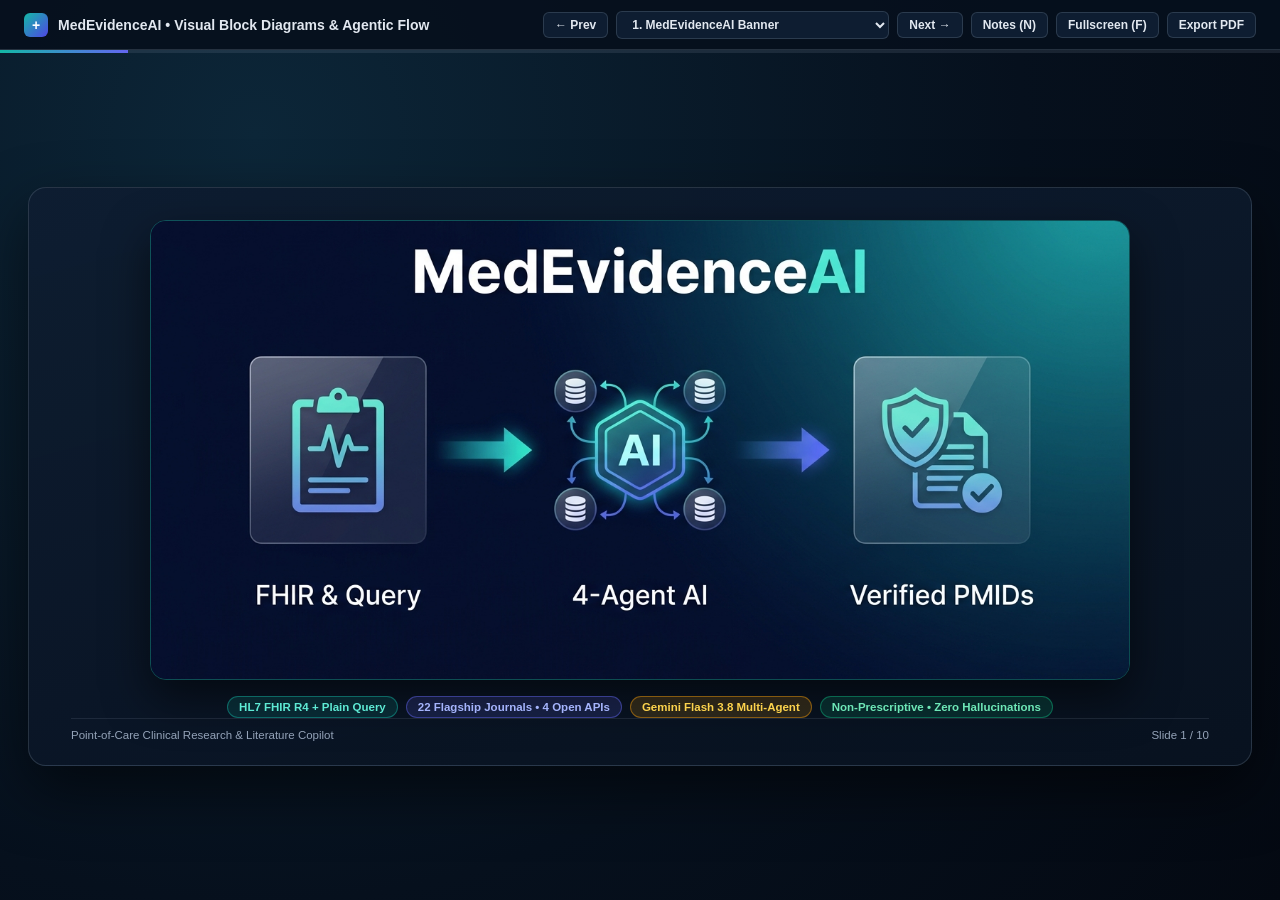
<file: docs/MedEvidenceAI_Physician_Slides.html>
<!DOCTYPE html>
<html lang="en">
<head>
  <meta charset="UTF-8" />
  <meta name="viewport" content="width=device-width, initial-scale=1.0" />
  <title>MedEvidenceAI • Visual Architecture &amp; Agentic Flow Slides</title>
  <style>
    :root {
      --bg-dark: #06101d;
      --bg-card: #0e1d31;
      --teal: #14b8a6;
      --teal-soft: rgba(20, 184, 166, 0.14);
      --indigo: #6366f1;
      --indigo-soft: rgba(99, 102, 241, 0.16);
      --amber: #f59e0b;
      --amber-soft: rgba(245, 158, 11, 0.15);
      --rose: #f43f5e;
      --rose-soft: rgba(244, 63, 94, 0.14);
      --emerald: #10b981;
      --emerald-soft: rgba(16, 185, 129, 0.15);
      --text-main: #f8fafc;
      --text-muted: #94a3b8;
      --text-body: #cbd5e1;
      --border: rgba(148, 163, 184, 0.22);
    }

    * { box-sizing: border-box; margin: 0; padding: 0; }

    body {
      font-family: -apple-system, BlinkMacSystemFont, "Inter", "Segoe UI", Roboto, sans-serif;
      background: radial-gradient(circle at 20% 15%, #0c2638 0%, #06101d 60%, #040912 100%);
      color: var(--text-main);
      min-height: 100vh;
      display: flex;
      flex-direction: column;
      overflow: hidden;
    }

    /* Top Control Bar */
    .deck-topbar {
      height: 50px;
      padding: 0 24px;
      background: rgba(6, 16, 29, 0.92);
      border-bottom: 1px solid var(--border);
      display: flex;
      align-items: center;
      justify-content: space-between;
      z-index: 20;
    }

    .brand-mini {
      display: flex;
      align-items: center;
      gap: 10px;
      font-weight: 800;
      font-size: 14px;
      color: #e2e8f0;
    }

    .brand-cross {
      width: 24px;
      height: 24px;
      border-radius: 6px;
      background: linear-gradient(135deg, #14b8a6, #4f46e5);
      display: inline-flex;
      align-items: center;
      justify-content: center;
      font-weight: 900;
      color: #fff;
    }

    .deck-controls { display: flex; align-items: center; gap: 8px; }

    .ctrl-btn, .slide-jump {
      background: var(--bg-card);
      color: #e2e8f0;
      border: 1px solid var(--border);
      border-radius: 6px;
      padding: 5px 11px;
      font-size: 12px;
      font-weight: 600;
      cursor: pointer;
    }

    .ctrl-btn:hover, .slide-jump:hover { border-color: var(--teal); color: #5eead4; }
    .ctrl-btn.active { background: var(--teal-soft); border-color: var(--teal); color: #5eead4; }

    .progress-track { height: 3px; background: rgba(148, 163, 184, 0.14); width: 100%; }
    .progress-fill { height: 100%; background: linear-gradient(90deg, var(--teal), var(--indigo)); width: 10%; transition: width 0.22s ease; }

    /* Slide Viewport */
    .deck-stage {
      flex: 1;
      display: flex;
      align-items: center;
      justify-content: center;
      padding: 18px 28px;
      overflow: hidden;
    }

    .slide {
      display: none;
      width: 100%;
      max-width: 1260px;
      height: 100%;
      max-height: 710px;
      background: linear-gradient(165deg, rgba(14, 29, 49, 0.96) 0%, rgba(8, 18, 32, 0.98) 100%);
      border: 1px solid var(--border);
      border-radius: 18px;
      padding: 32px 42px 24px;
      box-shadow: 0 24px 60px rgba(0, 0, 0, 0.55);
      flex-direction: column;
      justify-content: space-between;
      overflow-y: auto;
      animation: fadeSlide 0.2s ease-out;
    }

    .slide.active { display: flex; }

    @keyframes fadeSlide {
      from { opacity: 0; transform: translateY(5px); }
      to { opacity: 1; transform: translateY(0); }
    }

    .slide-kicker {
      font-size: 11px;
      font-weight: 800;
      text-transform: uppercase;
      letter-spacing: 1.2px;
      color: #5eead4;
      margin-bottom: 4px;
    }

    .slide-title {
      font-size: 27px;
      font-weight: 800;
      color: #ffffff;
      letter-spacing: -0.3px;
    }

    .slide-subtitle {
      margin-top: 4px;
      font-size: 14px;
      color: var(--text-muted);
    }

    /* Visual Block Diagram Primitives */
    .flow-row {
      display: flex;
      align-items: center;
      justify-content: space-between;
      gap: 10px;
      width: 100%;
    }

    .block {
      flex: 1;
      background: rgba(19, 38, 63, 0.78);
      border: 1.5px solid var(--border);
      border-radius: 14px;
      padding: 18px 16px;
      text-align: center;
      display: flex;
      flex-direction: column;
      align-items: center;
      justify-content: center;
      gap: 6px;
    }

    .b-teal { border-color: rgba(20, 184, 166, 0.55); background: linear-gradient(180deg, rgba(20, 184, 166, 0.13), rgba(14, 29, 49, 0.85)); }
    .b-indigo { border-color: rgba(99, 102, 241, 0.55); background: linear-gradient(180deg, rgba(99, 102, 241, 0.15), rgba(14, 29, 49, 0.85)); }
    .b-amber { border-color: rgba(245, 158, 11, 0.55); background: linear-gradient(180deg, rgba(245, 158, 11, 0.14), rgba(14, 29, 49, 0.85)); }
    .b-rose { border-color: rgba(244, 63, 94, 0.55); background: linear-gradient(180deg, rgba(244, 63, 94, 0.14), rgba(14, 29, 49, 0.85)); }
    .b-emerald { border-color: rgba(16, 185, 129, 0.55); background: linear-gradient(180deg, rgba(16, 185, 129, 0.14), rgba(14, 29, 49, 0.85)); }

    .b-metric { font-size: 32px; font-weight: 900; line-height: 1; }
    .b-title { font-size: 15px; font-weight: 800; color: #ffffff; }
    .b-sub { font-size: 12px; color: var(--text-body); line-height: 1.35; }

    .arrow-right {
      font-size: 24px;
      font-weight: 900;
      color: #2dd4bf;
      flex: 0 0 auto;
      padding: 0 2px;
    }

    .arrow-rose { color: #fb7185; }

    .pill-row { display: flex; flex-wrap: wrap; justify-content: center; gap: 8px; }
    .pill {
      padding: 4px 11px;
      border-radius: 999px;
      font-size: 11.5px;
      font-weight: 700;
      border: 1px solid var(--border);
      background: rgba(15, 23, 42, 0.75);
      color: #e2e8f0;
    }
    .pill-teal { color: #5eead4; border-color: rgba(20, 184, 166, 0.45); background: var(--teal-soft); }
    .pill-indigo { color: #a5b4fc; border-color: rgba(99, 102, 241, 0.45); background: var(--indigo-soft); }
    .pill-amber { color: #fcd34d; border-color: rgba(245, 158, 11, 0.45); background: var(--amber-soft); }
    .pill-emerald { color: #6ee7b7; border-color: rgba(16, 185, 129, 0.45); background: var(--emerald-soft); }
    .pill-rose { color: #fda4af; border-color: rgba(244, 63, 94, 0.45); background: var(--rose-soft); }

    /* Banner & Diagram Containers */
    .hero-banner-wrap {
      display: flex;
      flex-direction: column;
      align-items: center;
      justify-content: center;
      gap: 16px;
      flex: 1;
    }

    .hero-banner-img {
      width: 100%;
      max-width: 980px;
      max-height: 460px;
      object-fit: cover;
      border-radius: 16px;
      border: 1.5px solid rgba(20, 184, 166, 0.35);
      box-shadow: 0 18px 45px rgba(0, 0, 0, 0.55);
    }

    .svg-diagram-box {
      flex: 1;
      display: flex;
      align-items: center;
      justify-content: center;
      overflow: hidden;
      padding: 6px 0;
    }

    .svg-diagram-box svg, .svg-diagram-box img {
      max-width: 100%;
      max-height: 510px;
      width: auto;
      height: auto;
    }

    /* Slide Footer */
    .slide-footer {
      padding-top: 10px;
      border-top: 1px solid rgba(148, 163, 184, 0.14);
      display: flex;
      justify-content: space-between;
      align-items: center;
      font-size: 11.5px;
      color: var(--text-muted);
    }

    /* Reference Grid (Last Slide Only) */
    .ref-grid {
      display: grid;
      grid-template-columns: 1fr 1fr;
      gap: 12px 24px;
      margin: auto 0;
    }

    .ref-card {
      background: rgba(19, 38, 63, 0.65);
      border: 1px solid var(--border);
      border-left: 3px solid var(--teal);
      border-radius: 10px;
      padding: 11px 14px;
      font-size: 12.2px;
      line-height: 1.42;
      color: var(--text-body);
    }

    .ref-card strong { color: #ffffff; }

    a.pmid {
      display: inline-block;
      color: #5eead4;
      background: rgba(20, 184, 166, 0.14);
      border: 1px solid rgba(20, 184, 166, 0.35);
      border-radius: 4px;
      padding: 1px 6px;
      font-size: 11px;
      font-weight: 700;
      text-decoration: none;
      margin-left: 4px;
    }
    a.pmid:hover { background: rgba(20, 184, 166, 0.3); color: #fff; }

    /* Notes Drawer */
    .notes-drawer {
      display: none;
      background: #081322;
      border-top: 2px solid var(--teal);
      padding: 12px 28px;
      font-size: 12.8px;
      line-height: 1.45;
      color: #e2e8f0;
    }
    .notes-drawer.open { display: block; }
    .notes-label { font-size: 10.5px; font-weight: 800; text-transform: uppercase; color: #5eead4; margin-bottom: 3px; }

    @media print {
      @page { size: 13.333in 7.5in; margin: 0; }
      body { background: #06101d !important; -webkit-print-color-adjust: exact !important; print-color-adjust: exact !important; overflow: visible !important; }
      .deck-topbar, .progress-track, .notes-drawer { display: none !important; }
      .deck-stage { display: block !important; padding: 0 !important; }
      .slide {
        display: flex !important;
        width: 13.333in !important;
        height: 7.5in !important;
        max-width: none !important;
        max-height: none !important;
        border-radius: 0 !important;
        border: none !important;
        page-break-after: always !important;
        break-after: page !important;
        box-shadow: none !important;
      }
    }
  </style>
</head>
<body>

  <header class="deck-topbar">
    <div class="brand-mini">
      <span class="brand-cross">+</span>
      <span>MedEvidenceAI • Visual Block Diagrams &amp; Agentic Flow</span>
    </div>
    <div class="deck-controls">
      <button class="ctrl-btn" id="prevBtn">&#8592; Prev</button>
      <select class="slide-jump" id="slideSelect" aria-label="Jump to slide"></select>
      <button class="ctrl-btn" id="nextBtn">Next &#8594;</button>
      <button class="ctrl-btn" id="notesBtn">Notes (N)</button>
      <button class="ctrl-btn" id="fullscreenBtn">Fullscreen (F)</button>
      <button class="ctrl-btn" onclick="window.print()">Export PDF</button>
    </div>
  </header>
  <div class="progress-track"><div class="progress-fill" id="progressFill"></div></div>

  <main class="deck-stage">

    <!-- =================================================================== -->
    <!-- SLIDE 1: MINIMAL VISUAL BANNER                                      -->
    <!-- =================================================================== -->
    <section class="slide active" data-title="1. MedEvidenceAI Banner" data-notes="MedEvidenceAI at a glance: takes either structured HL7 FHIR R4 patient charts or plain clinical questions, orchestrates a 4-Agent AI pipeline across 4 open biomedical databases and 22 flagship journals, and delivers non-prescriptive, PMID-verified syntheses.">
      <div class="hero-banner-wrap">
        <img class="hero-banner-img" src="medevidence_ai_banner.jpg" alt="MedEvidenceAI Banner: FHIR & Query to 4-Agent AI to Verified PMIDs" />
        <div class="pill-row">
          <span class="pill pill-teal">HL7 FHIR R4 + Plain Query</span>
          <span class="pill pill-indigo">22 Flagship Journals • 4 Open APIs</span>
          <span class="pill pill-amber">Gemini Flash 3.8 Multi-Agent</span>
          <span class="pill pill-emerald">Non-Prescriptive • Zero Hallucinations</span>
        </div>
      </div>
      <div class="slide-footer">
        <span>Point-of-Care Clinical Research &amp; Literature Copilot</span>
        <span>Slide 1 / 10</span>
      </div>
    </section>

    <!-- =================================================================== -->
    <!-- SLIDE 2: BLOCK DIAGRAM — THE BEDSIDE BOTTLENECK                     -->
    <!-- =================================================================== -->
    <section class="slide" data-title="2. Bedside Evidence Bottleneck" data-notes="Published time-motion and clinical informatics studies show physicians spend nearly half their clinic day on EHR work, face 75 new RCTs every day, and have under 2 minutes per encounter—leaving ~50% of bedside clinical questions unpursued despite 78% being answerable.">
      <div>
        <div class="slide-kicker">Problem Block Diagram</div>
        <h2 class="slide-title">Why Bedside Clinical Questions Go Unanswered</h2>
        <p class="slide-subtitle">Clinical evidence exists—workflow time friction blocks retrieval during encounters.</p>
      </div>

      <div style="display:flex; flex-direction:column; gap:24px; margin:auto 0;">
        <!-- Top Cause Row -->
        <div class="flow-row">
          <div class="block b-rose">
            <div class="b-metric" style="color:#fb7185;">49.2%</div>
            <div class="b-title">Clinic Time on EHR</div>
            <div class="b-sub">vs. 27.0% direct patient face time</div>
          </div>
          <div class="arrow-right arrow-rose">+</div>
          <div class="block b-amber">
            <div class="b-metric" style="color:#fbbf24;">75 / day</div>
            <div class="b-title">New RCTs Indexed</div>
            <div class="b-sub">+ 11 systematic reviews daily</div>
          </div>
          <div class="arrow-right arrow-rose">+</div>
          <div class="block b-rose">
            <div class="b-metric" style="color:#fb7185;">&lt; 2 min</div>
            <div class="b-title">Bedside Search Window</div>
            <div class="b-sub">0.57 questions raised per patient</div>
          </div>
          <div class="arrow-right arrow-rose">&rarr;</div>
          <div class="block b-rose" style="border-width:2px;">
            <div class="b-metric" style="color:#fda4af;">~50%</div>
            <div class="b-title">Questions Abandoned</div>
            <div class="b-sub">Even though 78% have published answers</div>
          </div>
        </div>

        <!-- Bottom Solution Row -->
        <div class="flow-row">
          <div class="block b-teal" style="flex:1; flex-direction:row; justify-content:space-around; padding:20px 28px;">
            <div style="text-align:left;">
              <div style="font-size:11px; font-weight:800; color:#5eead4; text-transform:uppercase;">MedEvidenceAI Impact</div>
              <div style="font-size:19px; font-weight:800; color:#fff; margin-top:2px;">Turns 10-Minute Manual Boolean Searches into &lt;20s Automated Evidence Briefs</div>
            </div>
            <div class="pill-row">
              <span class="pill pill-teal">Zero EHR Re-Typing</span>
              <span class="pill pill-emerald">Subgroup-Matched RCTs</span>
              <span class="pill pill-indigo">1-Click PMID Proof</span>
            </div>
          </div>
        </div>
      </div>

      <div class="slide-footer">
        <span>All empirical statistics cited on Slide 10 (References)</span>
        <span>Slide 2 / 10</span>
      </div>
    </section>

    <!-- =================================================================== -->
    <!-- SLIDE 3: COMPARATIVE FLOW — GENERIC LLM VS. MEDEVIDENCEAI           -->
    <!-- =================================================================== -->
    <section class="slide" data-title="3. Generic LLM vs. MedEvidenceAI Flow" data-notes="Standalone chatbots generate answers directly from parametric memory, risking fabricated PMIDs and non-peer-reviewed web noise. MedEvidenceAI enforces the Retrieve-Summarize-Verify architecture: deterministic journal-whitelisted API retrieval precedes structured synthesis.">
      <div>
        <div class="slide-kicker">Architecture Comparison</div>
        <h2 class="slide-title">Standalone Chatbot vs. Retrieve &rarr; Summarize &rarr; Verify</h2>
        <p class="slide-subtitle">Deterministic bibliographic retrieval precedes all LLM reasoning.</p>
      </div>

      <div style="display:flex; flex-direction:column; gap:26px; margin:auto 0;">
        <!-- Unconstrained LLM -->
        <div>
          <div style="font-size:12px; font-weight:800; color:#fb7185; text-transform:uppercase; margin-bottom:8px; letter-spacing:0.6px;">
            &#10007; Conventional Unconstrained Chatbot (High Clinical Risk)
          </div>
          <div class="flow-row">
            <div class="block b-rose"><div class="b-title">Manual Prompt</div><div class="b-sub">Missing chart labs &amp; allergies</div></div>
            <div class="arrow-right arrow-rose">&rarr;</div>
            <div class="block b-rose"><div class="b-title">Black-Box LLM</div><div class="b-sub">Parametric memory + stale cutoff</div></div>
            <div class="arrow-right arrow-rose">&rarr;</div>
            <div class="block b-rose"><div class="b-title">Unvetted Sources</div><div class="b-sub">Blogs &amp; fabricated citations</div></div>
            <div class="arrow-right arrow-rose">&rarr;</div>
            <div class="block b-rose"><div class="b-title">Directive Advice</div><div class="b-sub">Automation bias &amp; safety risk</div></div>
          </div>
        </div>

        <!-- MedEvidenceAI -->
        <div>
          <div style="font-size:12px; font-weight:800; color:#5eead4; text-transform:uppercase; margin-bottom:8px; letter-spacing:0.6px;">
            &#10003; MedEvidenceAI Pipeline (Auditable Clinical Integrity)
          </div>
          <div class="flow-row">
            <div class="block b-teal"><div class="b-title">FHIR R4 / Query</div><div class="b-sub">Coded labs, meds &amp; comparators</div></div>
            <div class="arrow-right">&rarr;</div>
            <div class="block b-indigo"><div class="b-title">4 Live Open APIs</div><div class="b-sub">22-Journal Whitelist Gatekeeper</div></div>
            <div class="arrow-right">&rarr;</div>
            <div class="block b-amber"><div class="b-title">Gemini Flash 3.8</div><div class="b-sub">Pydantic Schema + Fallback</div></div>
            <div class="arrow-right">&rarr;</div>
            <div class="block b-emerald"><div class="b-title">Verified Brief</div><div class="b-sub">Clickable PMID &amp; NCT • Non-Directive</div></div>
          </div>
        </div>
      </div>

      <div class="slide-footer">
        <span>Retrieve-Summarize-Verify clinical paradigm</span>
        <span>Slide 3 / 10</span>
      </div>
    </section>

    <!-- =================================================================== -->
    <!-- SLIDE 4: DUAL-MODE ROUTING BLOCK DIAGRAM                            -->
    <!-- =================================================================== -->
    <section class="slide" data-title="4. Dual-Mode Clinical Router" data-notes="At the top of the workstation, a single radio-button router supports two strictly isolated workflows: Mode 1 auto-builds patient-specific queries from HL7 FHIR R4 charts; Mode 2 aborts any FHIR request, purges patient state, and runs clean topic/comparator lookups.">
      <div>
        <div class="slide-kicker">Workflow Routing Block Diagram</div>
        <h2 class="slide-title">Dual-Mode Radio-Button Clinical Inquiry</h2>
        <p class="slide-subtitle">One workstation supporting both patient-contextualized care and isolated academic lookup.</p>
      </div>

      <div class="svg-diagram-box">
        <svg viewBox="0 0 1140 430" width="1140" height="430">
          <defs>
            <marker id="arrT" viewBox="0 0 10 10" refX="8" refY="5" markerWidth="7" markerHeight="7" orient="auto">
              <path d="M 0 1 L 9 5 L 0 9 z" fill="#14b8a6"/>
            </marker>
            <marker id="arrB" viewBox="0 0 10 10" refX="8" refY="5" markerWidth="7" markerHeight="7" orient="auto">
              <path d="M 0 1 L 9 5 L 0 9 z" fill="#6366f1"/>
            </marker>
          </defs>

          <!-- Left Origin Node -->
          <rect x="20" y="155" width="210" height="120" rx="14" fill="#13263f" stroke="#94a3b8" stroke-width="2"/>
          <text x="125" y="198" text-anchor="middle" fill="#ffffff" font-size="16" font-weight="800">Clinician UI</text>
          <text x="125" y="222" text-anchor="middle" fill="#5eead4" font-size="13" font-weight="700">Radio Mode Switch</text>
          <text x="125" y="246" text-anchor="middle" fill="#94a3b8" font-size="11.5">fhir vs. direct</text>

          <!-- Branch Arrows -->
          <path d="M 230 190 L 285 190 L 285 95 L 330 95" fill="none" stroke="#14b8a6" stroke-width="3" marker-end="url(#arrT)"/>
          <path d="M 230 240 L 285 240 L 285 335 L 330 335" fill="none" stroke="#6366f1" stroke-width="3" marker-end="url(#arrB)"/>

          <!-- TOP TRACK: MODE 1 (FHIR) -->
          <rect x="340" y="35" width="230" height="120" rx="14" fill="#0d2b36" stroke="#14b8a6" stroke-width="2"/>
          <text x="455" y="68" text-anchor="middle" fill="#5eead4" font-size="12" font-weight="800">MODE 1 • WITH FHIR</text>
          <text x="455" y="95" text-anchor="middle" fill="#ffffff" font-size="15" font-weight="800">HL7 FHIR R4 Bundle</text>
          <text x="455" y="118" text-anchor="middle" fill="#cbd5e1" font-size="12">SNOMED • ICD-10 • LOINC</text>
          <text x="455" y="138" text-anchor="middle" fill="#cbd5e1" font-size="12">RxNorm • Allergies</text>

          <line x1="570" y1="95" x2="625" y2="95" stroke="#14b8a6" stroke-width="3" marker-end="url(#arrT)"/>

          <rect x="635" y="35" width="220" height="120" rx="14" fill="#0d2b36" stroke="#14b8a6" stroke-width="2"/>
          <text x="745" y="75" text-anchor="middle" fill="#ffffff" font-size="15" font-weight="800">Zero-Typing Auto-Query</text>
          <text x="745" y="100" text-anchor="middle" fill="#99f6e4" font-size="12">+ Subgroup Safety Flags</text>
          <text x="745" y="124" text-anchor="middle" fill="#94a3b8" font-size="11.5">POST /api/synthesize</text>

          <line x1="855" y1="95" x2="910" y2="95" stroke="#14b8a6" stroke-width="3" marker-end="url(#arrT)"/>

          <rect x="920" y="35" width="200" height="120" rx="14" fill="#0b2e28" stroke="#10b981" stroke-width="2"/>
          <text x="1020" y="78" text-anchor="middle" fill="#6ee7b7" font-size="15" font-weight="800">3-Column View</text>
          <text x="1020" y="103" text-anchor="middle" fill="#cbd5e1" font-size="12">FHIR Chart + Synthesis</text>
          <text x="1020" y="123" text-anchor="middle" fill="#cbd5e1" font-size="12">+ Verified PMIDs</text>

          <!-- BOTTOM TRACK: MODE 2 (DIRECT) -->
          <rect x="340" y="275" width="230" height="120" rx="14" fill="#171f42" stroke="#6366f1" stroke-width="2"/>
          <text x="455" y="308" text-anchor="middle" fill="#a5b4fc" font-size="12" font-weight="800">MODE 2 • NO FHIR</text>
          <text x="455" y="335" text-anchor="middle" fill="#ffffff" font-size="15" font-weight="800">Strict EHR Isolation</text>
          <text x="455" y="358" text-anchor="middle" fill="#cbd5e1" font-size="12">Aborts In-Flight FHIR</text>
          <text x="455" y="378" text-anchor="middle" fill="#cbd5e1" font-size="12">Hides Patient Panels</text>

          <line x1="570" y1="335" x2="625" y2="335" stroke="#6366f1" stroke-width="3" marker-end="url(#arrB)"/>

          <rect x="635" y="275" width="220" height="120" rx="14" fill="#171f42" stroke="#6366f1" stroke-width="2"/>
          <text x="745" y="315" text-anchor="middle" fill="#ffffff" font-size="15" font-weight="800">Plain Topic / A vs. B</text>
          <text x="745" y="340" text-anchor="middle" fill="#c7d2fe" font-size="12">Infers RCT / Guideline / Review</text>
          <text x="745" y="364" text-anchor="middle" fill="#94a3b8" font-size="11.5">POST /api/general-question</text>

          <line x1="855" y1="335" x2="910" y2="335" stroke="#6366f1" stroke-width="3" marker-end="url(#arrB)"/>

          <rect x="920" y="275" width="200" height="120" rx="14" fill="#0b2e28" stroke="#10b981" stroke-width="2"/>
          <text x="1020" y="318" text-anchor="middle" fill="#6ee7b7" font-size="15" font-weight="800">2-Column View</text>
          <text x="1020" y="343" text-anchor="middle" fill="#cbd5e1" font-size="12">Unbiased Synthesis</text>
          <text x="1020" y="363" text-anchor="middle" fill="#cbd5e1" font-size="12">+ Articles &amp; NCT Trials</text>
        </svg>
      </div>

      <div class="slide-footer">
        <span>AbortController race-condition guard prevents cross-mode patient data leakage</span>
        <span>Slide 4 / 10</span>
      </div>
    </section>

    <!-- =================================================================== -->
    <!-- SLIDE 5: 5-LAYER SYSTEM BLOCK DIAGRAM                               -->
    <!-- =================================================================== -->
    <section class="slide" data-title="5. 5-Layer Architecture Diagram" data-notes="This 5-layer block diagram illustrates how MedEvidenceAI separates UI routing (Layer 1), clinical query formulation (Layer 2), federated biomedical retrieval with whitelist governance (Layer 3), parallel Gemini 3.8 synthesis (Layer 4), and FDA-aligned physician output (Layer 5).">
      <div>
        <div class="slide-kicker">Layered Architecture Block Diagram</div>
        <h2 class="slide-title">5-Layer Multi-Agent System Architecture</h2>
      </div>

      <div class="svg-diagram-box">
        <img src="agentic_block_diagram.svg" alt="5-Layer MedEvidenceAI Multi-Agent Block Diagram" style="border-radius:12px; max-height:535px;" />
      </div>

      <div class="slide-footer">
        <span>Strict input/output contracts across all 5 clinical reasoning layers</span>
        <span>Slide 5 / 10</span>
      </div>
    </section>

    <!-- =================================================================== -->
    <!-- SLIDE 6: AGENTIC EXECUTION & FALLBACK FLOW                          -->
    <!-- =================================================================== -->
    <section class="slide" data-title="6. 4-Agent Execution & Fallback Flow" data-notes="Here is the live execution flow across Agents 1 through 4: Agent 1 builds targeted Boolean queries; Agent 2 fans out asynchronously across 4 open APIs and deduplicates by PMID; Agents 3 and 4 analyze cohort criteria and trial outcomes in parallel under a strict Pydantic schema, with an automatic deterministic fallback.">
      <div>
        <div class="slide-kicker">Agentic Handoff &amp; Resilience Flow</div>
        <h2 class="slide-title">End-to-End 4-Agent Orchestration &amp; Guardrail Flow</h2>
        <p class="slide-subtitle">Sequential query formulation &rarr; parallel multi-API fan-out &rarr; schema-enforced synthesis with deterministic fallback.</p>
      </div>

      <div class="svg-diagram-box">
        <svg viewBox="0 0 1160 420" width="1160" height="420">
          <defs>
            <marker id="aTeal" viewBox="0 0 10 10" refX="8" refY="5" markerWidth="7" markerHeight="7" orient="auto">
              <path d="M 0 1 L 9 5 L 0 9 z" fill="#2dd4bf"/>
            </marker>
            <marker id="aAmb" viewBox="0 0 10 10" refX="8" refY="5" markerWidth="7" markerHeight="7" orient="auto">
              <path d="M 0 1 L 9 5 L 0 9 z" fill="#f59e0b"/>
            </marker>
          </defs>

          <!-- Agent 1 -->
          <rect x="16" y="140" width="195" height="130" rx="14" fill="#0d2b36" stroke="#14b8a6" stroke-width="2"/>
          <text x="113" y="172" text-anchor="middle" fill="#5eead4" font-size="11.5" font-weight="800">AGENT 1</text>
          <text x="113" y="198" text-anchor="middle" fill="#ffffff" font-size="14.5" font-weight="800">Phenotyper &amp; PICO</text>
          <text x="113" y="222" text-anchor="middle" fill="#cbd5e1" font-size="11.5">1A: FHIR Labs &amp; Meds</text>
          <text x="113" y="242" text-anchor="middle" fill="#cbd5e1" font-size="11.5">1B: Boolean Comparators</text>

          <line x1="211" y1="205" x2="255" y2="205" stroke="#2dd4bf" stroke-width="3" marker-end="url(#aTeal)"/>

          <!-- Agent 2 -->
          <rect x="265" y="120" width="220" height="170" rx="14" fill="#171f42" stroke="#6366f1" stroke-width="2"/>
          <text x="375" y="152" text-anchor="middle" fill="#a5b4fc" font-size="11.5" font-weight="800">AGENT 2 (ASYNC FAN-OUT)</text>
          <text x="375" y="178" text-anchor="middle" fill="#ffffff" font-size="14.5" font-weight="800">Multi-API Retriever</text>
          <text x="375" y="202" text-anchor="middle" fill="#c7d2fe" font-size="11.5">PubMed • Europe PMC</text>
          <text x="375" y="220" text-anchor="middle" fill="#c7d2fe" font-size="11.5">OpenAlex • CT.gov v2</text>
          <rect x="285" y="240" width="180" height="32" rx="8" fill="#2b2210" stroke="#f59e0b" stroke-width="1.2"/>
          <text x="375" y="260" text-anchor="middle" fill="#fcd34d" font-size="11" font-weight="700">22-Journal Filter + Dedup</text>

          <!-- Split to Agent 3 & Agent 4 -->
          <path d="M 485 185 L 525 185 L 525 95 L 560 95" fill="none" stroke="#2dd4bf" stroke-width="2.8" marker-end="url(#aTeal)"/>
          <path d="M 485 225 L 525 225 L 525 265 L 560 265" fill="none" stroke="#2dd4bf" stroke-width="2.8" marker-end="url(#aTeal)"/>

          <!-- Agent 3 -->
          <rect x="570" y="40" width="215" height="110" rx="14" fill="#0d2b36" stroke="#14b8a6" stroke-width="2"/>
          <text x="677" y="68" text-anchor="middle" fill="#5eead4" font-size="11.5" font-weight="800">AGENT 3</text>
          <text x="677" y="94" text-anchor="middle" fill="#ffffff" font-size="14" font-weight="800">Diagnostic &amp; Cohort</text>
          <text x="677" y="116" text-anchor="middle" fill="#cbd5e1" font-size="11.5">Maps Biomarkers &amp; Subtypes</text>
          <text x="677" y="134" text-anchor="middle" fill="#99f6e4" font-size="11">Inline [PMID] Criteria</text>

          <!-- Agent 4 -->
          <rect x="570" y="210" width="215" height="110" rx="14" fill="#171f42" stroke="#818cf8" stroke-width="2"/>
          <text x="677" y="238" text-anchor="middle" fill="#c7d2fe" font-size="11.5" font-weight="800">AGENT 4</text>
          <text x="677" y="264" text-anchor="middle" fill="#ffffff" font-size="14" font-weight="800">Trial Matrix Synthesizer</text>
          <text x="677" y="286" text-anchor="middle" fill="#cbd5e1" font-size="11.5">HR • 95% CI • ARR • Exclusions</text>
          <text x="677" y="304" text-anchor="middle" fill="#c7d2fe" font-size="11">Gemini Flash 3.8</text>

          <!-- Merge to Schema Guard -->
          <path d="M 785 95 L 820 95 L 820 165 L 850 165" fill="none" stroke="#2dd4bf" stroke-width="2.8" marker-end="url(#aTeal)"/>
          <path d="M 785 265 L 820 265 L 820 195 L 850 195" fill="none" stroke="#2dd4bf" stroke-width="2.8" marker-end="url(#aTeal)"/>

          <!-- Pydantic Guardrail -->
          <rect x="860" y="125" width="145" height="110" rx="14" fill="#1e293b" stroke="#38bdf8" stroke-width="2"/>
          <text x="932" y="158" text-anchor="middle" fill="#7dd3fc" font-size="11" font-weight="800">GUARDRAIL</text>
          <text x="932" y="182" text-anchor="middle" fill="#ffffff" font-size="13.5" font-weight="800">Pydantic Schema</text>
          <text x="932" y="204" text-anchor="middle" fill="#cbd5e1" font-size="11">Non-Prescriptive</text>

          <!-- Fallback Loop -->
          <path d="M 932 235 L 932 340" fill="none" stroke="#f59e0b" stroke-width="2.2" stroke-dasharray="4,4" marker-end="url(#aAmb)"/>
          <rect x="825" y="346" width="215" height="54" rx="10" fill="#2b2210" stroke="#f59e0b" stroke-width="1.6"/>
          <text x="932" y="370" text-anchor="middle" fill="#fcd34d" font-size="12" font-weight="800">Deterministic Fallback</text>
          <text x="932" y="388" text-anchor="middle" fill="#fde68a" font-size="10.5">100% Uptime if LLM Offline</text>

          <!-- Final Output -->
          <line x1="1005" y1="180" x2="1032" y2="180" stroke="#2dd4bf" stroke-width="3" marker-end="url(#aTeal)"/>
          <rect x="1040" y="115" width="108" height="130" rx="14" fill="#0b2e28" stroke="#10b981" stroke-width="2"/>
          <text x="1094" y="160" text-anchor="middle" fill="#6ee7b7" font-size="13" font-weight="800">Verified</text>
          <text x="1094" y="180" text-anchor="middle" fill="#6ee7b7" font-size="13" font-weight="800">CDS Brief</text>
          <text x="1094" y="205" text-anchor="middle" fill="#cbd5e1" font-size="10.5">+ Live Agent</text>
          <text x="1094" y="220" text-anchor="middle" fill="#cbd5e1" font-size="10.5">Trace</text>
        </svg>
      </div>

      <div class="slide-footer">
        <span>Every agent stage emits real-time latency &amp; API status telemetry to the physician UI</span>
        <span>Slide 6 / 10</span>
      </div>
    </section>

    <!-- =================================================================== -->
    <!-- SLIDE 7: JOURNAL GATEKEEPER FUNNEL BLOCK DIAGRAM                    -->
    <!-- =================================================================== -->
    <section class="slide" data-title="7. Federated API & Whitelist Funnel" data-notes="Agent 2 acts as a bibliographic firewall: it queries PubMed, Europe PMC, OpenAlex, and ClinicalTrials.gov simultaneously, filters results against 22 flagship peer-reviewed journals (customizable by the physician), drops predatory sources, and outputs a deduplicated evidence corpus.">
      <div>
        <div class="slide-kicker">Source Governance Funnel</div>
        <h2 class="slide-title">4 Federated Open APIs &amp; 22-Journal Gatekeeper</h2>
        <p class="slide-subtitle">Blocks predatory or unvetted sources before synthesis begins.</p>
      </div>

      <div style="display:grid; grid-template-columns: 1fr 70px 1.15fr 70px 1fr; align-items:center; margin:auto 0;">
        <!-- Left: 4 APIs -->
        <div style="display:flex; flex-direction:column; gap:10px;">
          <div class="block b-teal" style="padding:12px;"><div class="b-title">1. NCBI PubMed</div><div class="b-sub">esearch + efetch XML Abstracts</div></div>
          <div class="block b-indigo" style="padding:12px;"><div class="b-title">2. Europe PMC</div><div class="b-sub">Open-Access PMCID &amp; Citations</div></div>
          <div class="block b-amber" style="padding:12px;"><div class="b-title">3. OpenAlex Graph</div><div class="b-sub">Citation-Impact Ranking</div></div>
          <div class="block b-emerald" style="padding:12px;"><div class="b-title">4. ClinicalTrials.gov v2</div><div class="b-sub">Registered NCT Trials</div></div>
        </div>

        <div style="text-align:center; font-size:28px; color:#2dd4bf; font-weight:900;">&rArr;</div>

        <!-- Center: Gatekeeper -->
        <div class="block b-amber" style="padding:24px 20px; border-width:2px;">
          <div class="pill pill-amber" style="margin-bottom:6px;">Customizable Gatekeeper</div>
          <div class="b-title" style="font-size:18px;">22 Flagship Journals</div>
          <div class="b-sub" style="margin:8px 0;">
            NEJM • Lancet • JAMA • BMJ • Circulation • JACC • Eur Heart J • Nat Med • Ann Intern Med • Kidney Int • JASN • AJRCCM • CHEST • Gut...
          </div>
          <div class="pill-row" style="margin-top:6px;">
            <span class="pill pill-teal">+ Add Specialty Journals</span>
            <span class="pill pill-indigo">Canonical PMID Dedup</span>
          </div>
        </div>

        <div style="text-align:center; font-size:28px; color:#2dd4bf; font-weight:900;">&rArr;</div>

        <!-- Right: Filtered Outcome -->
        <div style="display:flex; flex-direction:column; gap:16px;">
          <div class="block b-emerald" style="padding:18px;">
            <div class="b-title" style="color:#6ee7b7;">&#10003; Verified Corpus</div>
            <div class="b-sub">Landmark RCTs, Society Guidelines, Meta-Analyses &amp; Active NCT Studies</div>
          </div>
          <div class="block b-rose" style="padding:16px; opacity:0.88;">
            <div class="b-title" style="color:#fda4af;">&#10007; Blocked Automatically</div>
            <div class="b-sub">Unwhitelisted, Predatory &amp; Non-Peer-Reviewed Outlets</div>
          </div>
        </div>
      </div>

      <div class="slide-footer">
        <span>Physicians can customize active journals in 1 click via the Workstation Journals Modal</span>
        <span>Slide 7 / 10</span>
      </div>
    </section>

    <!-- =================================================================== -->
    <!-- SLIDE 8: CLINICAL CASE FLOW DIAGRAM (MULTIMORBID WALKTHROUGH)       -->
    <!-- =================================================================== -->
    <section class="slide" data-title="8. Clinical Case Flow (HFrEF + CKD)" data-notes="Here is how the agentic flow helps a physician in seconds for a complex multimorbid patient: a 64-year-old man with HFrEF (LVEF 32%), Stage 3b CKD (eGFR 38), and K+ 5.1 on Lisinopril. MedEvidenceAI extracts the exact renal and electrolyte flags, pulls DAPA-HF, EMPEROR-Reduced, and the AHA HF Guideline, and highlights both renal subgroup efficacy and the mandatory 36-hour ACEi washout.">
      <div>
        <div class="slide-kicker">Bedside Case Flow • Mode 1</div>
        <h2 class="slide-title">Multimorbid Case Flow: 64M • HFrEF + Stage 3b CKD + K⁺ 5.1</h2>
        <p class="slide-subtitle">Automatic alignment of EHR lab thresholds with RCT subgroup &amp; washout rules.</p>
      </div>

      <div class="flow-row" style="margin:auto 0; align-items:stretch;">
        <!-- Col 1 -->
        <div class="block b-teal" style="align-items:flex-start; text-align:left; padding:22px;">
          <span class="pill pill-teal">1. FHIR R4 Signals</span>
          <div class="b-title" style="font-size:17px; margin-top:8px;">Coded Patient Phenotype</div>
          <div class="b-sub" style="margin-top:8px; display:flex; flex-direction:column; gap:8px;">
            <div>&bull; <strong>HFrEF:</strong> LVEF 32% (NYHA III)</div>
            <div>&bull; <strong>Stage 3b CKD:</strong> eGFR 38 mL/min <code>[L]</code></div>
            <div>&bull; <strong>Electrolytes:</strong> Serum K⁺ 5.1 mEq/L <code>[H]</code></div>
            <div>&bull; <strong>Active Med:</strong> Lisinopril (ACEi)</div>
          </div>
        </div>

        <div class="arrow-right" style="align-self:center;">&rArr;</div>

        <!-- Col 2 -->
        <div class="block b-indigo" style="align-items:flex-start; text-align:left; padding:22px;">
          <span class="pill pill-indigo">2. Agentic Retrieval</span>
          <div class="b-title" style="font-size:17px; margin-top:8px;">Matched Flagship Trials</div>
          <div class="b-sub" style="margin-top:8px; display:flex; flex-direction:column; gap:8px;">
            <div>&bull; <strong>DAPA-HF (NEJM):</strong> eGFR &ge; 30 cohort</div>
            <div>&bull; <strong>EMPEROR-Reduced (NEJM):</strong> eGFR &ge; 20</div>
            <div>&bull; <strong>PIONEER-HF (NEJM):</strong> Inpatient ARNI</div>
            <div>&bull; <strong>AHA/ACC/HFSA Guideline:</strong> GDMT rules</div>
          </div>
        </div>

        <div class="arrow-right" style="align-self:center;">&rArr;</div>

        <!-- Col 3 -->
        <div class="block b-emerald" style="align-items:flex-start; text-align:left; padding:22px;">
          <span class="pill pill-emerald">3. Physician Synthesis</span>
          <div class="b-title" style="font-size:17px; margin-top:8px;">Subgroup &amp; Safety Brief</div>
          <div class="b-sub" style="margin-top:8px; display:flex; flex-direction:column; gap:8px;">
            <div>&bull; <strong>SGLT2i Benefit:</strong> HR 0.74–0.75 at eGFR 38</div>
            <div>&bull; <strong>Mandatory Washout:</strong> <strong>36h off ACEi</strong> before ARNI (Class 3: Harm angioedema)</div>
            <div>&bull; <strong>Hyperkalemia Guard:</strong> K⁺ &gt;5.0 MRA caution &amp; lab re-check kinetics</div>
          </div>
        </div>
      </div>

      <div class="slide-footer">
        <span>Also ships with Severe CAP/Sepsis, AFib + GI Bleed, and Lupus Nephritis FHIR cohorts + live FHIR import</span>
        <span>Slide 8 / 10</span>
      </div>
    </section>

    <!-- =================================================================== -->
    <!-- SLIDE 9: PHYSICIAN ADVANTAGES & CLOUD RUN TOPOLOGY                  -->
    <!-- =================================================================== -->
    <section class="slide" data-title="9. Physician Advantages & Cloud Run" data-notes="Summarizing the four core clinical advantages alongside our production Google Cloud Run deployment topology protected by Identity-Aware Proxy (IAP) and keyless Vertex AI authentication.">
      <div>
        <div class="slide-kicker">Value &amp; Deployment Topology</div>
        <h2 class="slide-title">Physician Advantages &amp; Zero-Trust Cloud Run Architecture</h2>
      </div>

      <div style="display:flex; flex-direction:column; gap:20px; margin:auto 0;">
        <!-- 4 Crisp Physician Advantage Blocks -->
        <div class="flow-row">
          <div class="block b-teal">
            <div class="b-title">Zero EHR Re-Typing</div>
            <div class="b-sub">Instant FHIR R4 to PICO translation saves encounter time</div>
          </div>
          <div class="block b-indigo">
            <div class="b-title">Subgroup Precision</div>
            <div class="b-sub">Aligns eGFR, electrolyte &amp; allergy cutoffs across trials</div>
          </div>
          <div class="block b-emerald">
            <div class="b-title">100% Verifiable PMIDs</div>
            <div class="b-sub">Zero fabricated citations; 1-click primary trial audit</div>
          </div>
          <div class="block b-amber">
            <div class="b-title">FDA-Aligned Non-Directive</div>
            <div class="b-sub">Neutral HR/CI evidence prevents automation bias</div>
          </div>
        </div>

        <!-- Cloud Run Topology Flow -->
        <div style="background:rgba(15,23,42,0.75); border:1px solid var(--border); border-radius:14px; padding:18px 22px;">
          <div style="font-size:11px; font-weight:800; color:#5eead4; text-transform:uppercase; letter-spacing:0.8px; margin-bottom:12px;">
            Production Google Cloud Run Deployment Topology (<code>us-central1</code>)
          </div>
          <div class="flow-row">
            <div class="block" style="padding:12px;"><div class="b-title">Physician Browser</div><div class="b-sub">HTTPS Request</div></div>
            <div class="arrow-right">&rarr;</div>
            <div class="block b-teal" style="padding:12px;"><div class="b-title">Cloud Run IAP</div><div class="b-sub">Google SSO Gate</div></div>
            <div class="arrow-right">&rarr;</div>
            <div class="block b-indigo" style="padding:12px;"><div class="b-title">MedEvidenceAI</div><div class="b-sub">Non-Root Container</div></div>
            <div class="arrow-right">&rarr;</div>
            <div class="block b-amber" style="padding:12px;"><div class="b-title">Least-Privilege SA</div><div class="b-sub">aiplatform.user</div></div>
            <div class="arrow-right">&rarr;</div>
            <div class="block b-emerald" style="padding:12px;"><div class="b-title">Vertex AI Global</div><div class="b-sub">gemini-3.8-flash</div></div>
          </div>
        </div>
      </div>

      <div class="slide-footer">
        <span>Live Service: https://medevidence-ai-1018040469825.us-central1.run.app</span>
        <span>Slide 9 / 10</span>
      </div>
    </section>

    <!-- =================================================================== -->
    <!-- SLIDE 10: CONSOLIDATED LITERATURE REFERENCES (LAST SLIDE ONLY)      -->
    <!-- =================================================================== -->
    <section class="slide" data-title="10. Key Literature References" data-notes="All clinical workflow statistics, RAG evaluations, automation-bias findings, and regulatory frameworks presented across Slides 1–9 are consolidated here with direct PubMed links.">
      <div>
        <div class="slide-kicker">Consolidated Supporting Literature</div>
        <h2 class="slide-title">Key Peer-Reviewed References</h2>
        <p class="slide-subtitle">Landmark clinical informatics, EBM, medical AI, and regulatory sources supporting MedEvidenceAI.</p>
      </div>

      <div class="ref-grid">
        <div class="ref-card">
          <strong>1. Physician EHR Burden (49.2% vs. 27.0%):</strong><br/>
          Sinsky C, et al. Allocation of physician time in ambulatory practice: a time and motion study in 4 specialties. <em>Ann Intern Med</em>. 2016;165(11):753-760. <a class="pmid" href="https://pubmed.ncbi.nlm.nih.gov/27595430/" target="_blank">PMID: 27595430</a>
        </div>

        <div class="ref-card">
          <strong>2. Unanswered Bedside Questions (0.57/pt, ~50% Unpursued):</strong><br/>
          Del Fiol G, Workman TE, Gorman PN. Clinical questions raised by clinicians at the point of care: a systematic review. <em>JAMA Intern Med</em>. 2014;174(5):710-718. <a class="pmid" href="https://pubmed.ncbi.nlm.nih.gov/24663331/" target="_blank">PMID: 24663331</a>
        </div>

        <div class="ref-card">
          <strong>3. Daily Trial Overload (75 RCTs &amp; 11 Reviews/Day):</strong><br/>
          Bastian H, Glasziou P, Chalmers I. Seventy-five trials and eleven systematic reviews a day: how will we ever keep up? <em>PLoS Med</em>. 2010;7(9):e1000326. <a class="pmid" href="https://pubmed.ncbi.nlm.nih.gov/20877712/" target="_blank">PMID: 20877712</a>
        </div>

        <div class="ref-card">
          <strong>4. Clinical RAG Superiority Over Standalone LLMs:</strong><br/>
          Zakka C, Shad R, et al. Almanac — Retrieval-augmented language models for clinical medicine. <em>NEJM AI</em>. 2024;1(2):AIoa2300068. <a class="pmid" href="https://pubmed.ncbi.nlm.nih.gov/38343631/" target="_blank">PMID: 38343631</a>
        </div>

        <div class="ref-card">
          <strong>5. Retrieve, Summarize &amp; Verify Paradigm:</strong><br/>
          Jin Q, Leaman R, Lu Z. Retrieve, summarize, and verify: how will ChatGPT affect information seeking from medical literature? <em>JASN</em>. 2023;34(8):1302-1304. <a class="pmid" href="https://pubmed.ncbi.nlm.nih.gov/37254224/" target="_blank">PMID: 37254224</a>
        </div>

        <div class="ref-card">
          <strong>6. Mitigating Automation Bias via Non-Directive CDS:</strong><br/>
          Goddard K, Roudsari A, Wyatt JC. Automation bias: a systematic review of frequency, effect mediators, and mitigators. <em>JAMIA</em>. 2012;19(1):121-127. <a class="pmid" href="https://pubmed.ncbi.nlm.nih.gov/21685142/" target="_blank">PMID: 21685142</a>
        </div>

        <div class="ref-card">
          <strong>7. EHR Context-Sensitive Infobuttons &amp; SMART on FHIR:</strong><br/>
          Cook DA, Del Fiol G, et al. <em>JAMIA</em>. 2017;24(2):460-468 <a class="pmid" href="https://pubmed.ncbi.nlm.nih.gov/27497794/" target="_blank">PMID: 27497794</a> &amp; Mandel JC, et al. <em>JAMIA</em>. 2016;23(5):899-908 <a class="pmid" href="https://pubmed.ncbi.nlm.nih.gov/26911829/" target="_blank">PMID: 26911829</a>
        </div>

        <div class="ref-card">
          <strong>8. Multimorbidity &amp; U.S. FDA Non-Device CDS Guidance:</strong><br/>
          Boyd CM, et al. <em>JAMA</em>. 2005;294(6):716-724 <a class="pmid" href="https://pubmed.ncbi.nlm.nih.gov/16091574/" target="_blank">PMID: 16091574</a> &amp; U.S. FDA <em>Clinical Decision Support Software Guidance</em> (21st Century Cures Act § 3060(a), 2026).
        </div>
      </div>

      <div class="slide-footer">
        <span>MedEvidenceAI • Evidence-Based Point-of-Care Clinical Literature Synthesis</span>
        <span>Slide 10 / 10</span>
      </div>
    </section>

  </main>

  <aside class="notes-drawer" id="notesDrawer">
    <div class="notes-label">Presenter Speaker Notes</div>
    <div id="notesContent"></div>
  </aside>

  <script>
    (function () {
      const slides = Array.from(document.querySelectorAll('.slide'));
      const select = document.getElementById('slideSelect');
      const prevBtn = document.getElementById('prevBtn');
      const nextBtn = document.getElementById('nextBtn');
      const notesBtn = document.getElementById('notesBtn');
      const fullscreenBtn = document.getElementById('fullscreenBtn');
      const notesDrawer = document.getElementById('notesDrawer');
      const notesContent = document.getElementById('notesContent');
      const progressFill = document.getElementById('progressFill');
      let current = 0;

      slides.forEach((s, idx) => {
        const opt = document.createElement('option');
        opt.value = String(idx);
        opt.textContent = s.getAttribute('data-title') || `Slide ${idx + 1}`;
        select.appendChild(opt);
      });

      function showSlide(index) {
        current = Math.max(0, Math.min(slides.length - 1, index));
        slides.forEach((s, i) => s.classList.toggle('active', i === current));
        select.value = String(current);
        progressFill.style.width = `${((current + 1) / slides.length) * 100}%`;
        notesContent.textContent = slides[current].getAttribute('data-notes') || '';
        prevBtn.disabled = current === 0;
        nextBtn.disabled = current === slides.length - 1;
      }

      prevBtn.addEventListener('click', () => showSlide(current - 1));
      nextBtn.addEventListener('click', () => showSlide(current + 1));
      select.addEventListener('change', (e) => showSlide(Number(e.target.value)));

      function toggleNotes() {
        notesDrawer.classList.toggle('open');
        notesBtn.classList.toggle('active', notesDrawer.classList.contains('open'));
      }

      function toggleFullscreen() {
        if (!document.fullscreenElement) {
          document.documentElement.requestFullscreen().catch(() => {});
        } else {
          document.exitFullscreen().catch(() => {});
        }
      }

      notesBtn.addEventListener('click', toggleNotes);
      fullscreenBtn.addEventListener('click', toggleFullscreen);

      document.addEventListener('keydown', (e) => {
        if (e.target.tagName === 'SELECT' || e.target.tagName === 'INPUT') return;
        if (e.key === 'ArrowRight' || e.key === 'PageDown' || e.key === ' ') {
          e.preventDefault();
          showSlide(current + 1);
        } else if (e.key === 'ArrowLeft' || e.key === 'PageUp') {
          e.preventDefault();
          showSlide(current - 1);
        } else if (e.key === 'Home') {
          showSlide(0);
        } else if (e.key === 'End') {
          showSlide(slides.length - 1);
        } else if (e.key === 'n' || e.key === 'N') {
          toggleNotes();
        } else if (e.key === 'f' || e.key === 'F') {
          toggleFullscreen();
        }
      });

      showSlide(0);
    })();
  </script>
</body>
</html>
</file>
